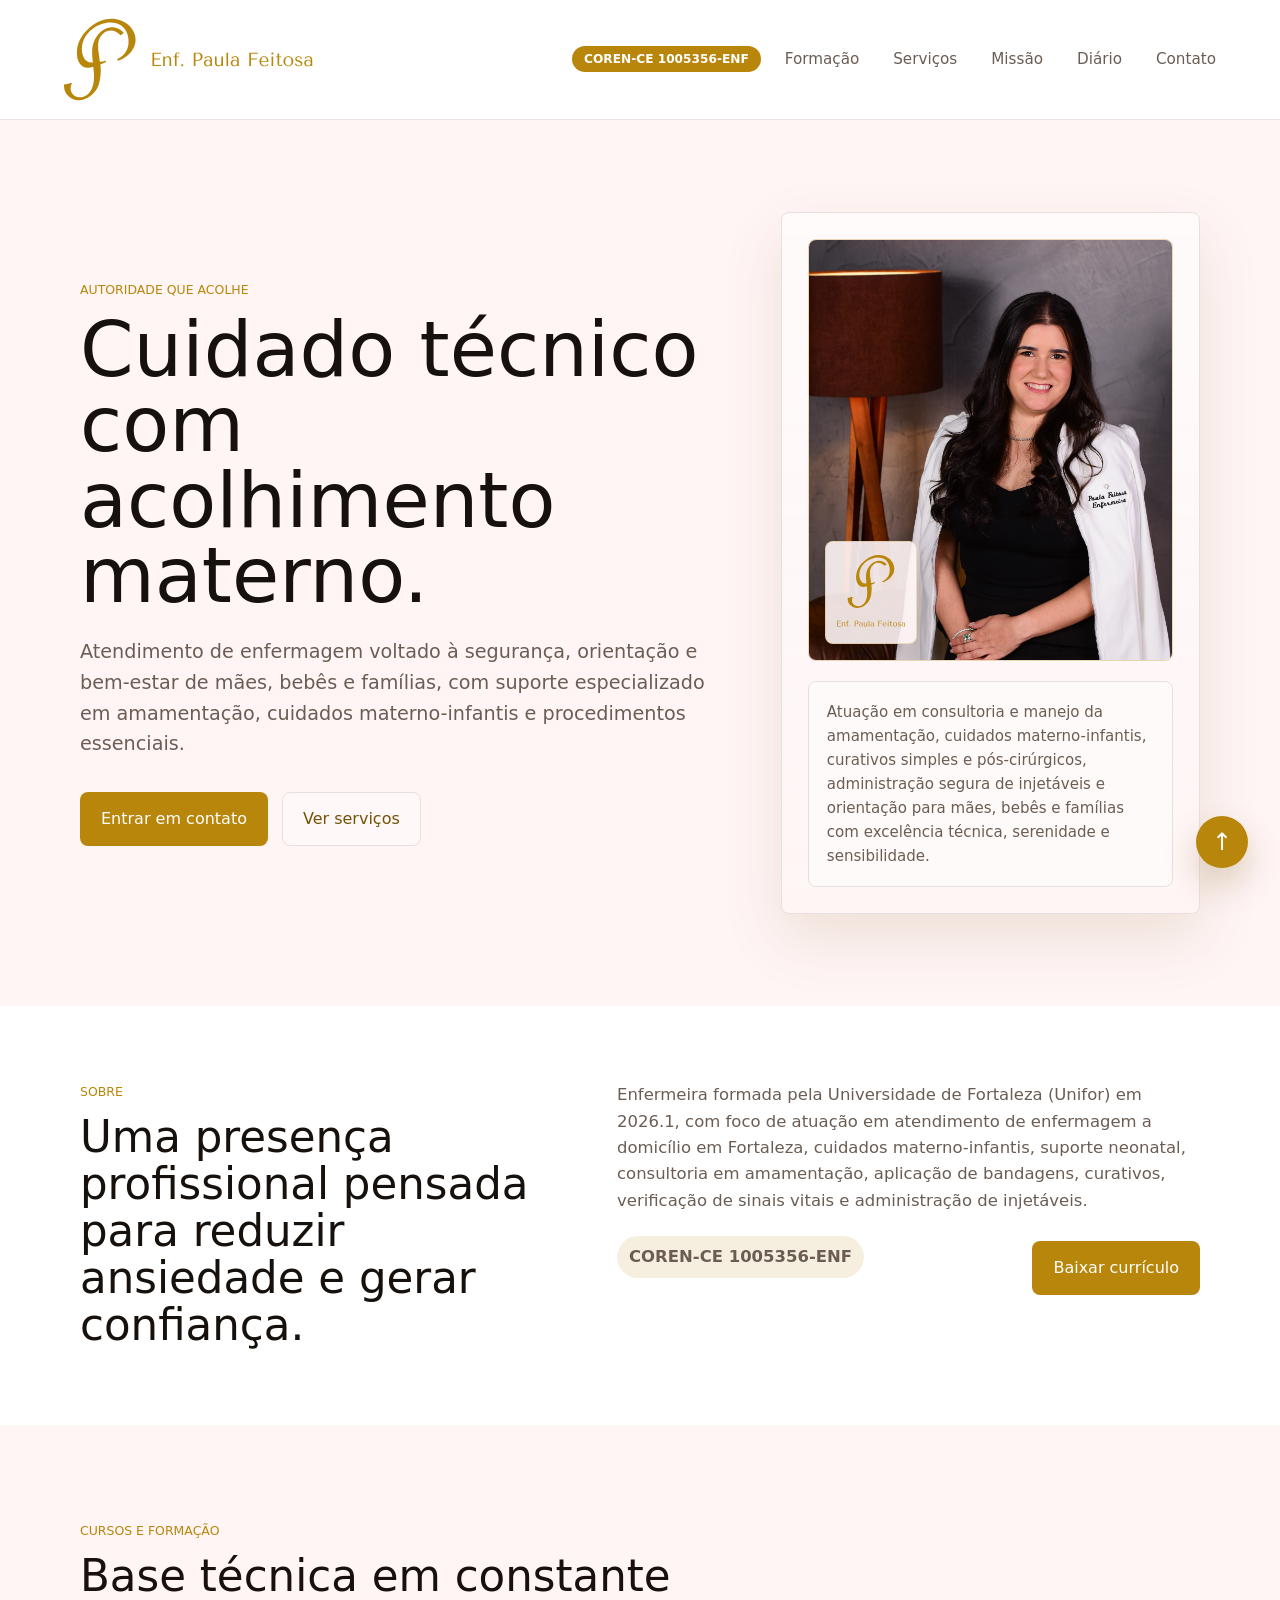
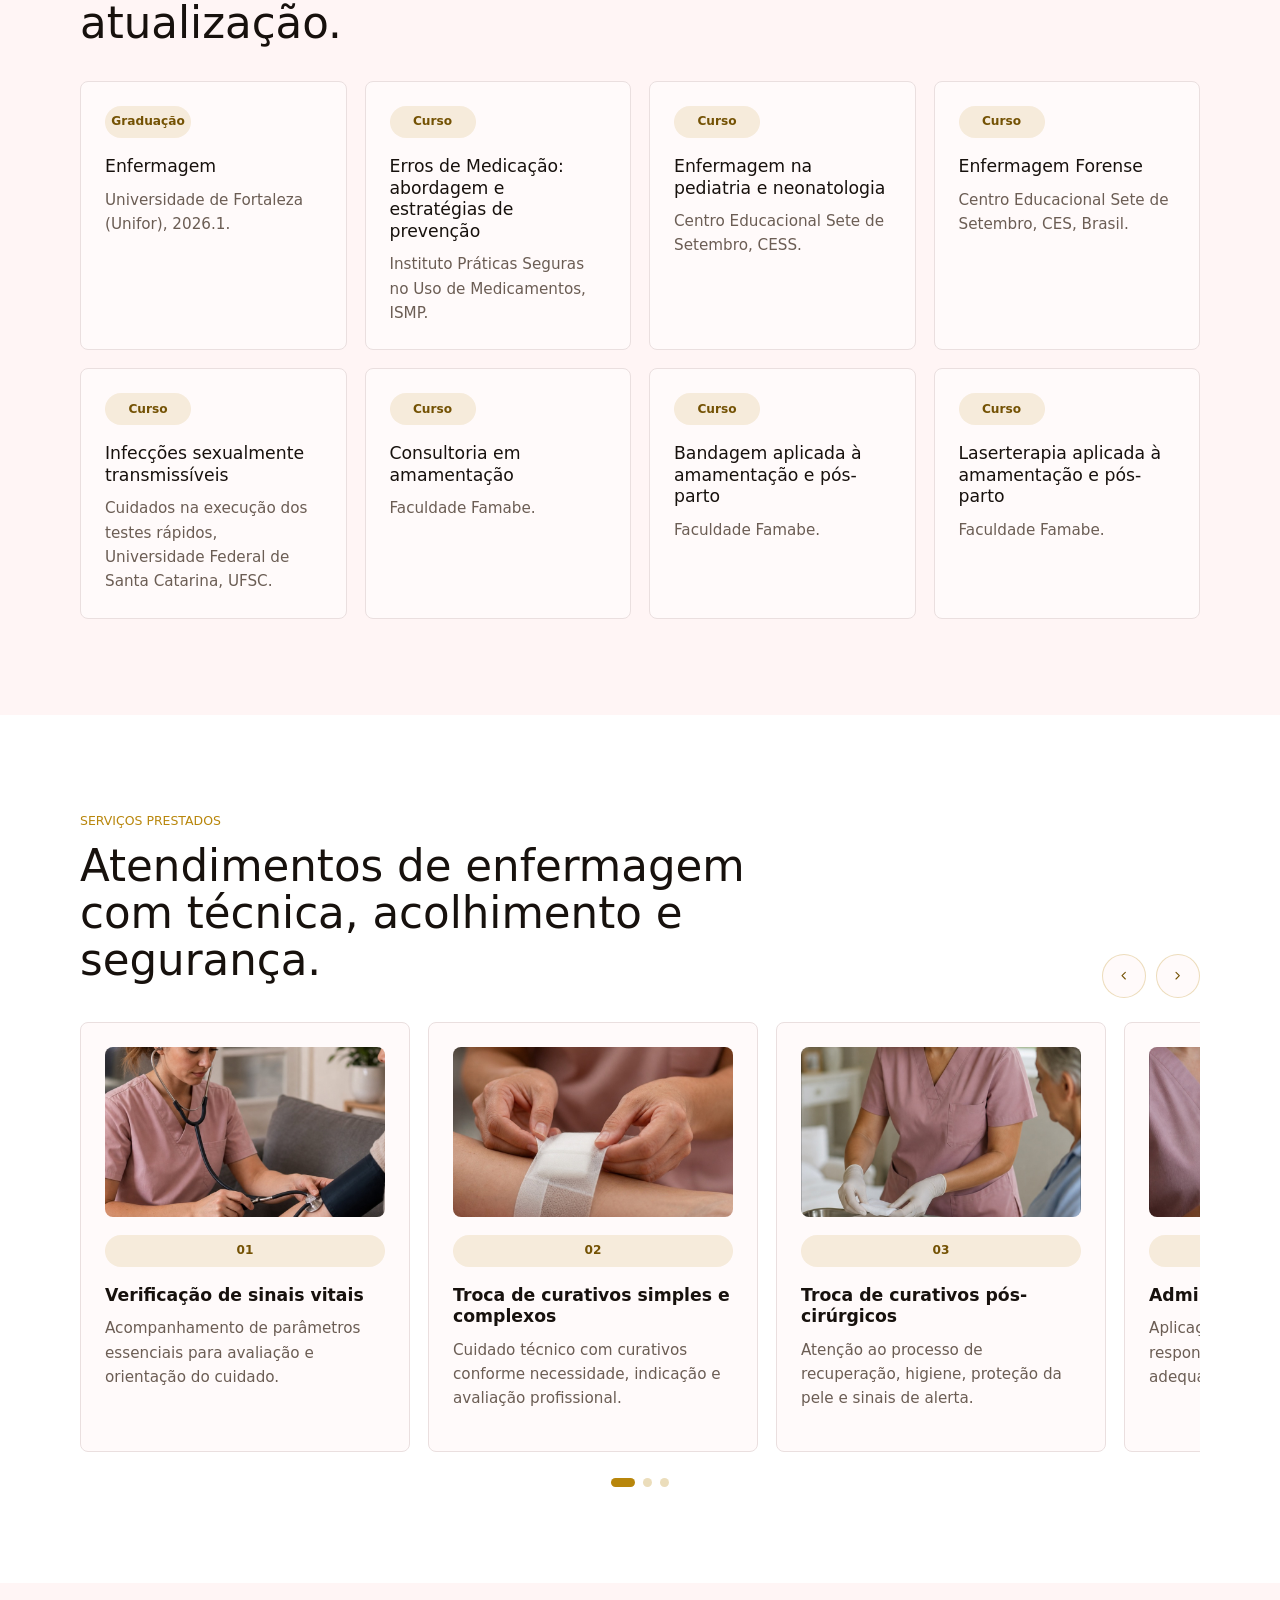
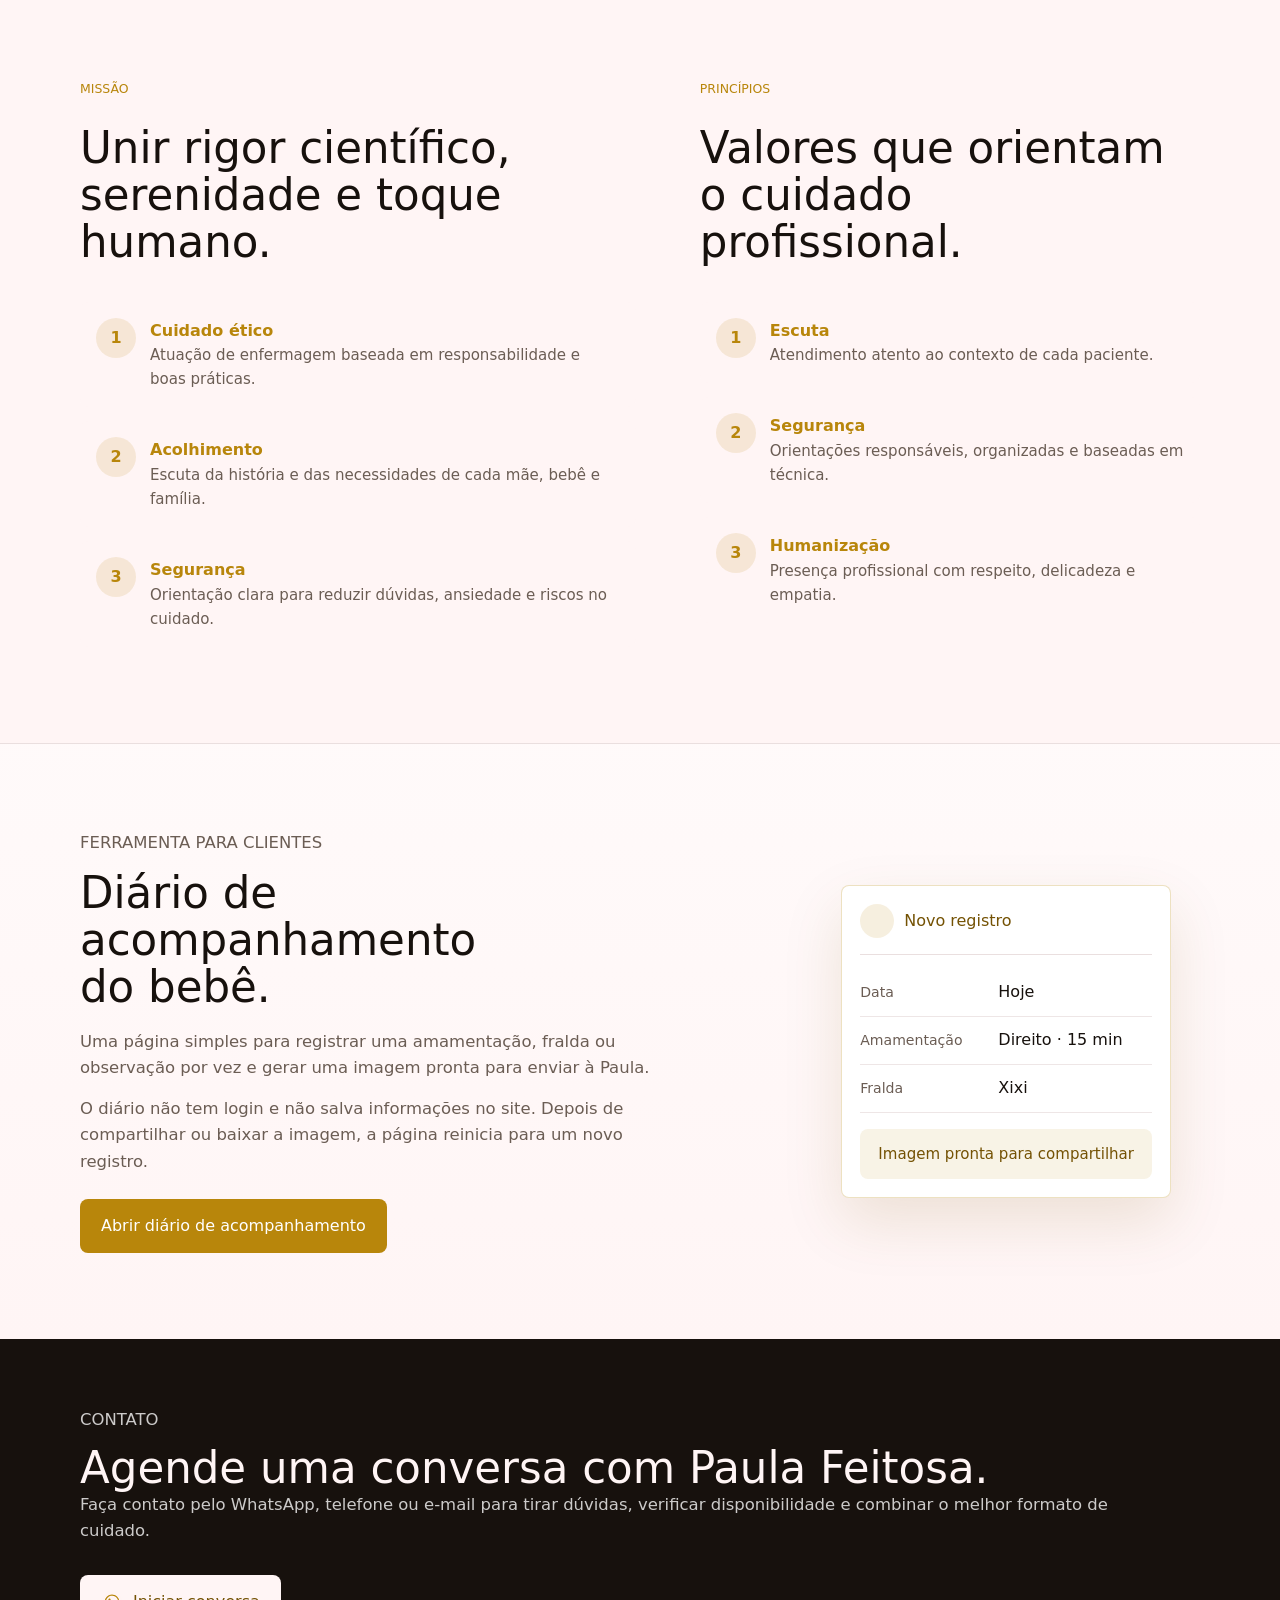
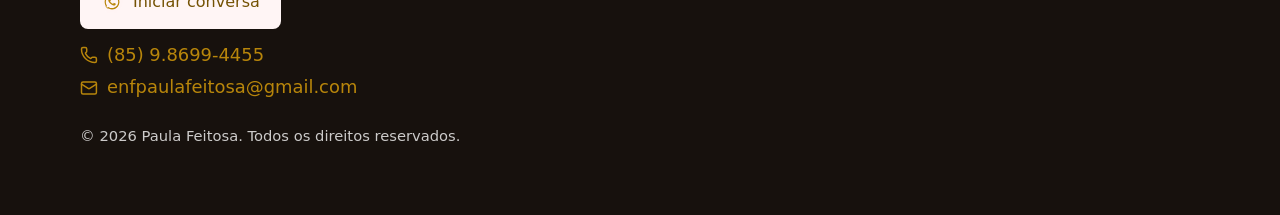
<file: index.html>
<!DOCTYPE html>
<html lang="pt-BR">
  <head>
    <meta charset="UTF-8" />
    <meta name="viewport" content="width=device-width, initial-scale=1.0" />
    <meta name="theme-color" content="#ffffff" />
    <meta name="apple-mobile-web-app-status-bar-style" content="default" />
    <meta name="referrer" content="strict-origin-when-cross-origin" />
    <meta
      http-equiv="Content-Security-Policy"
      content="default-src 'self'; base-uri 'self'; object-src 'none'; frame-src 'none'; form-action 'none'; img-src 'self' data:; font-src 'self' https://fonts.gstatic.com; style-src 'self' https://fonts.googleapis.com; script-src 'self' 'sha256-8FkhSslgAzNkmtnDCR/mBT04J98tsARn5JFC0hAGQ5k='; connect-src 'self'; upgrade-insecure-requests"
    />
    <title>Paula Feitosa | Enfermeira Neonatal e Atendimento a Domicílio em Fortaleza</title>
    <meta
      name="description"
      content="Enf. Paula Feitosa: enfermeira em Fortaleza com atendimento a domicílio, cuidados materno-infantis, enfermagem neonatal, consultoria em amamentação, curativos, sinais vitais e injetáveis."
    />
    <meta
      name="keywords"
      content="Paula Feitosa, Enf. Paula Feitosa, enfermeira Paula Feitosa, enfermeira neonatal, enfermeira a domicílio, enfermagem domiciliar, atendimento de enfermagem em Fortaleza, enfermeira em Fortaleza, enfermeira no Ceará, cuidados materno-infantis, consultoria em amamentação, aleitamento materno, curativos, injetáveis, sinais vitais, bandagem pós-parto"
    />
    <meta name="author" content="Paula Feitosa" />
    <meta name="robots" content="index, follow" />
    <meta property="og:title" content="Paula Feitosa | Enfermeira Neonatal e Atendimento a Domicílio" />
    <meta
      property="og:description"
      content="Atendimento de enfermagem em Fortaleza: cuidados materno-infantis, apoio neonatal, consultoria em amamentação, curativos, sinais vitais e injetáveis."
    />
    <meta property="og:type" content="website" />
    <meta property="og:locale" content="pt_BR" />
    <meta property="og:url" content="https://www.paulafeitosa.enf.br/" />
    <meta property="og:image" content="https://www.paulafeitosa.enf.br/assets/foto_paula.jpeg" />
    <meta name="twitter:title" content="Paula Feitosa | Enfermeira em Fortaleza" />
    <meta
      name="twitter:description"
      content="Enfermeira a domicílio, cuidados materno-infantis, enfermagem neonatal e consultoria em amamentação em Fortaleza."
    />
    <meta name="twitter:card" content="summary_large_image" />
    <link rel="canonical" href="https://www.paulafeitosa.enf.br/" />
    <link rel="icon" href="assets/monograma.svg" type="image/svg+xml" />
    <link rel="preconnect" href="https://fonts.googleapis.com" />
    <link rel="preconnect" href="https://fonts.gstatic.com" crossorigin />
    <link
      href="https://fonts.googleapis.com/css2?family=Tenor+Sans&display=swap"
      rel="stylesheet"
    />
    <link rel="stylesheet" href="styles.css" />
    <script type="application/ld+json">
      {
        "@context": "https://schema.org",
        "@graph": [
          {
            "@type": "Person",
            "@id": "https://www.paulafeitosa.enf.br/#paula-feitosa",
            "name": "Paula Feitosa",
            "alternateName": [
              "Enf. Paula Feitosa",
              "Enfermeira Paula Feitosa"
            ],
            "jobTitle": [
              "Enfermeira",
              "Enfermeira neonatal",
              "Enfermeira a domicílio"
            ],
            "identifier": {
              "@type": "PropertyValue",
              "propertyID": "COREN-CE",
              "value": "1005356-ENF"
            },
            "description": "Portfólio profissional da Enf. Paula Feitosa, enfermeira em Fortaleza com foco em cuidados materno-infantis, enfermagem neonatal, consultoria em amamentação, curativos, sinais vitais, injetáveis e atendimento de enfermagem a domicílio.",
            "knowsAbout": [
              "Enfermagem",
              "Enfermagem neonatal",
              "Enfermagem domiciliar",
              "Atendimento de enfermagem a domicílio",
              "Cuidados materno-infantis",
              "Consultoria em amamentação",
              "Curativos",
              "Administração de injetáveis",
              "Aleitamento materno",
              "Bandagem pré e pós-parto"
            ],
            "areaServed": [
              "Fortaleza",
              "Ceará"
            ],
            "url": "https://www.paulafeitosa.enf.br/"
          },
          {
            "@type": "ProfessionalService",
            "@id": "https://www.paulafeitosa.enf.br/#servicos-enfermagem",
            "name": "Serviços de enfermagem Paula Feitosa",
            "description": "Atendimento de enfermagem em Fortaleza com cuidados materno-infantis, enfermagem neonatal, consultoria em amamentação, curativos, sinais vitais, administração de injetáveis e orientação domiciliar.",
            "provider": {
              "@id": "https://www.paulafeitosa.enf.br/#paula-feitosa"
            },
            "areaServed": {
              "@type": "AdministrativeArea",
              "name": "Fortaleza, Ceará"
            },
            "serviceType": [
              "Enfermeira neonatal",
              "Enfermeira a domicílio",
              "Enfermagem domiciliar",
              "Consultoria em amamentação",
              "Cuidados materno-infantis",
              "Curativos",
              "Administração de injetáveis",
              "Verificação de sinais vitais"
            ],
            "url": "https://www.paulafeitosa.enf.br/#servicos"
          }
        ]
      }
    </script>
  </head>
  <body>
    <header class="site-header" id="topo">
      <a class="brand" href="#topo" aria-label="Ir para o início">
        <img
          class="brand-logo"
          src="assets/logo_horizontal.svg"
          alt="Enf. Paula Feitosa"
        />
      </a>

      <p class="header-register">
        COREN-CE 1005356-ENF
      </p>

      <button
        class="menu-toggle"
        type="button"
        aria-expanded="false"
        aria-controls="site-nav"
        aria-label="Abrir menu"
      >
        <span></span>
        <span></span>
        <span></span>
      </button>

      <nav class="site-nav" id="site-nav" aria-label="Navegação principal">
        <a href="#formacao">Formação</a>
        <a href="#servicos">Serviços</a>
        <a href="#missao">Missão</a>
        <a href="#diario">Diário</a>
        <a href="#contato">Contato</a>
        <span class="nav-register">COREN-CE 1005356-ENF</span>
      </nav>
    </header>

    <main>
      <section class="hero section-shell">
        <div class="hero-content">
          <p class="eyebrow">Autoridade que acolhe</p>
          <h1>Cuidado técnico com acolhimento materno.</h1>
          <p class="hero-copy">
            Atendimento de enfermagem voltado à segurança, orientação e
            bem-estar de mães, bebês e famílias, com suporte especializado em
            amamentação, cuidados materno-infantis e procedimentos essenciais.
          </p>
          <div class="hero-actions">
            <a
              class="button button-primary"
              href="https://wa.me/5585986994455?text=Ol%C3%A1%2C%20Paula!%20Vim%20pelo%20seu%20site%20e%20gostaria%20de%20mais%20informa%C3%A7%C3%B5es."
              target="_blank"
              rel="noopener noreferrer"
              referrerpolicy="strict-origin-when-cross-origin"
            >
              Entrar em contato
            </a>
            <a class="button button-secondary" href="#servicos">
              Ver serviços
            </a>
          </div>
        </div>

        <div class="hero-card" aria-label="Resumo profissional">
          <div class="profile-visual">
            <img
              class="profile-photo"
              src="assets/foto_paula.jpeg"
              alt="Retrato profissional da Enf. Paula Feitosa"
            />
            <img
              class="profile-logo-badge"
              src="assets/logo_vertical.svg"
              alt=""
              aria-hidden="true"
            />
          </div>
          <p class="hero-focus-copy">
            Atuação em consultoria e manejo da amamentação, cuidados
            materno-infantis, curativos simples e pós-cirúrgicos, administração
            segura de injetáveis e orientação para mães, bebês e famílias com
            excelência técnica, serenidade e sensibilidade.
          </p>
        </div>
      </section>

      <section class="intro-band">
        <div class="section-shell intro-grid">
          <div>
            <p class="eyebrow">Sobre</p>
            <h2>Uma presença profissional pensada para reduzir ansiedade e gerar confiança.</h2>
          </div>
          <div class="intro-copy">
            <p>
              Enfermeira formada pela Universidade de Fortaleza (Unifor) em
              2026.1, com foco de atuação em atendimento de enfermagem a
              domicílio em Fortaleza, cuidados materno-infantis, suporte
              neonatal, consultoria em amamentação, aplicação de bandagens,
              curativos, verificação de sinais vitais e administração de
              injetáveis.
            </p>
            <div class="intro-actions">
              <p class="professional-register">
                COREN-CE 1005356-ENF
              </p>
              <a
                class="button button-primary download-button"
                href="assets/curriculo-paula-feitosa.pdf"
                download
              >
                Baixar currículo
              </a>
            </div>
          </div>
        </div>
      </section>

      <section class="section-shell content-section" id="formacao">
        <div class="section-heading">
          <p class="eyebrow">Cursos e formação</p>
          <h2>Base técnica em constante atualização.</h2>
        </div>

        <div class="timeline">
          <article class="timeline-item">
            <span>Graduação</span>
            <h3>Enfermagem</h3>
            <p>Universidade de Fortaleza (Unifor), 2026.1.</p>
          </article>
          <article class="timeline-item">
            <span>Curso</span>
            <h3>Erros de Medicação: abordagem e estratégias de prevenção</h3>
            <p>Instituto Práticas Seguras no Uso de Medicamentos, ISMP.</p>
          </article>
          <article class="timeline-item">
            <span>Curso</span>
            <h3>Enfermagem na pediatria e neonatologia</h3>
            <p>Centro Educacional Sete de Setembro, CESS.</p>
          </article>
          <article class="timeline-item">
            <span>Curso</span>
            <h3>Enfermagem Forense</h3>
            <p>Centro Educacional Sete de Setembro, CES, Brasil.</p>
          </article>
          <article class="timeline-item">
            <span>Curso</span>
            <h3>Infecções sexualmente transmissíveis</h3>
            <p>Cuidados na execução dos testes rápidos, Universidade Federal de Santa Catarina, UFSC.</p>
          </article>
          <article class="timeline-item">
            <span>Curso</span>
            <h3>Consultoria em amamentação</h3>
            <p>Faculdade Famabe.</p>
          </article>
          <article class="timeline-item">
            <span>Curso</span>
            <h3>Bandagem aplicada à amamentação e pós-parto</h3>
            <p>Faculdade Famabe.</p>
          </article>
          <article class="timeline-item">
            <span>Curso</span>
            <h3>Laserterapia aplicada à amamentação e pós-parto</h3>
            <p>Faculdade Famabe.</p>
          </article>
        </div>
      </section>

      <section class="services-band" id="servicos">
        <div class="section-shell content-section">
          <div class="section-heading">
            <p class="eyebrow">Serviços prestados</p>
            <h2>Atendimentos de enfermagem com técnica, acolhimento e segurança.</h2>
          </div>

          <div
            class="services-carousel"
            role="region"
            aria-roledescription="carrossel"
            aria-label="Serviços prestados"
          >
            <div class="carousel-controls" aria-label="Controles do carrossel">
              <button
                class="carousel-button"
                type="button"
                data-carousel-prev
                aria-label="Ver serviços anteriores"
              >
                <svg
                  class="lucide-icon"
                  xmlns="http://www.w3.org/2000/svg"
                  width="24"
                  height="24"
                  viewBox="0 0 24 24"
                  fill="none"
                  stroke="currentColor"
                  stroke-width="2"
                  stroke-linecap="round"
                  stroke-linejoin="round"
                  aria-hidden="true"
                >
                  <path d="m15 18-6-6 6-6"></path>
                </svg>
              </button>
              <button
                class="carousel-button"
                type="button"
                data-carousel-next
                aria-label="Ver próximos serviços"
              >
                <svg
                  class="lucide-icon"
                  xmlns="http://www.w3.org/2000/svg"
                  width="24"
                  height="24"
                  viewBox="0 0 24 24"
                  fill="none"
                  stroke="currentColor"
                  stroke-width="2"
                  stroke-linecap="round"
                  stroke-linejoin="round"
                  aria-hidden="true"
                >
                  <path d="m9 18 6-6-6-6"></path>
                </svg>
              </button>
            </div>

            <div
              class="service-grid"
              data-services-track
              tabindex="0"
              role="list"
              aria-label="Lista de serviços"
            >
              <article class="service-card" role="listitem" aria-label="Verificação de sinais vitais">
                <img
                  class="service-image"
                  src="assets/services/sinais-vitais-foto.jpg"
                  alt="Ícone de verificação de sinais vitais"
                />
                <span class="service-icon">01</span>
                <h3>Verificação de sinais vitais</h3>
                <p>
                  Acompanhamento de parâmetros essenciais para avaliação e
                  orientação do cuidado.
                </p>
              </article>
              <article class="service-card" role="listitem" aria-label="Troca de curativos simples e complexos">
                <img
                  class="service-image"
                  src="assets/services/curativos-foto.jpg"
                  alt="Ícone de troca de curativos"
                />
                <span class="service-icon">02</span>
                <h3>Troca de curativos simples e complexos</h3>
                <p>
                  Cuidado técnico com curativos conforme necessidade, indicação
                  e avaliação profissional.
                </p>
              </article>
              <article class="service-card" role="listitem" aria-label="Troca de curativos pós-cirúrgicos">
                <img
                  class="service-image"
                  src="assets/services/curativos-pos-cirurgicos-foto.jpg"
                  alt="Ícone de troca de curativos pós-cirúrgicos"
                />
                <span class="service-icon">03</span>
                <h3>Troca de curativos pós-cirúrgicos</h3>
                <p>
                  Atenção ao processo de recuperação, higiene, proteção da pele
                  e sinais de alerta.
                </p>
              </article>
              <article class="service-card" role="listitem" aria-label="Administração de injetáveis">
                <img
                  class="service-image"
                  src="assets/services/injetaveis-foto.jpg"
                  alt="Ícone de administração de injetáveis"
                />
                <span class="service-icon">04</span>
                <h3>Administração de injetáveis</h3>
                <p>
                  Aplicação com técnica, responsabilidade e orientação adequada
                  para cada atendimento.
                </p>
              </article>
              <article class="service-card" role="listitem" aria-label="Aplicação de bandagem na amamentação">
                <img
                  class="service-image"
                  src="assets/services/bandagem-amamentacao-foto.jpg"
                  alt="Ícone de aplicação de bandagem na amamentação"
                />
                <span class="service-icon">05</span>
                <h3>Aplicação de bandagem na amamentação</h3>
                <p>
                  Suporte complementar para conforto, manejo e cuidado durante o
                  processo de amamentação.
                </p>
              </article>
              <article class="service-card" role="listitem" aria-label="Cuidados materno-infantis">
                <img
                  class="service-image"
                  src="assets/services/cuidados-materno-infantis-foto.jpg"
                  alt="Ícone de cuidados materno-infantis"
                />
                <span class="service-icon">06</span>
                <h3>Cuidados materno-infantis</h3>
                <p>
                  Orientação e acompanhamento para mães, bebês e famílias em
                  momentos importantes da rotina de cuidado.
                </p>
              </article>
              <article class="service-card" role="listitem" aria-label="Consultoria de amamentação">
                <img
                  class="service-image"
                  src="assets/services/consultoria-amamentacao-foto.jpg"
                  alt="Ícone de consultoria de amamentação"
                />
                <span class="service-icon">07</span>
                <h3>Consultoria de amamentação</h3>
                <p>
                  Apoio para pega, posicionamento, dúvidas frequentes e segurança
                  emocional no aleitamento materno.
                </p>
              </article>
              <article class="service-card" role="listitem" aria-label="Aplicação de bandagem pré e pós-parto">
                <img
                  class="service-image"
                  src="assets/services/bandagem-pre-pos-parto-foto.jpg"
                  alt="Ícone de aplicação de bandagem pré e pós-parto"
                />
                <span class="service-icon">08</span>
                <h3>Aplicação de bandagem pré e pós-parto</h3>
                <p>
                  Atendimento voltado ao suporte corporal e ao bem-estar no
                  período gestacional e pós-parto.
                </p>
              </article>
              <article class="service-card service-card-contact" role="listitem" aria-label="Contato para outros serviços">
                <h3>Não achou seu serviço?</h3>
                <p>
                  Entre em contato para tirar dúvidas e verificar como Paula
                  pode orientar o melhor formato de cuidado.
                </p>
                <a
                  class="button button-primary service-contact-button"
                  href="https://wa.me/5585986994455?text=Ol%C3%A1%2C%20Paula!%20Gostaria%20de%20tirar%20uma%20d%C3%BAvida%20sobre%20um%20servi%C3%A7o."
                  target="_blank"
                  rel="noopener noreferrer"
                  referrerpolicy="strict-origin-when-cross-origin"
                >
                  Entrar em contato
                </a>
              </article>
            </div>
            <div
              class="carousel-dots"
              data-carousel-dots
              aria-label="Selecionar serviço"
            ></div>
          </div>
        </div>
      </section>

      <section class="section-shell mission-section" id="missao">
        <div class="mission-copy">
          <p class="eyebrow">Missão</p>
          <h3>Unir rigor científico, serenidade e toque humano.</h3>
          <div class="principle-item">
            <span class="principle-number">1</span>
            <p>
              <strong>Cuidado ético</strong>
              <span>Atuação de enfermagem baseada em responsabilidade e boas práticas.</span>
            </p>
          </div>
          <div class="principle-item">
            <span class="principle-number">2</span>
            <p>
              <strong>Acolhimento</strong>
              <span>Escuta da história e das necessidades de cada mãe, bebê e família.</span>
            </p>
          </div>
          <div class="principle-item">
            <span class="principle-number">3</span>
            <p>
              <strong>Segurança</strong>
              <span>Orientação clara para reduzir dúvidas, ansiedade e riscos no cuidado.</span>
            </p>
          </div>
        </div>
        <div class="principles">
          <p class="eyebrow">Princípios</p>
          <h3>Valores que orientam<br />o cuidado<br />profissional.</h3>
          <div class="principle-item">
            <span class="principle-number">1</span>
            <p>
              <strong>Escuta</strong>
              <span>Atendimento atento ao contexto de cada paciente.</span>
            </p>
          </div>
          <div class="principle-item">
            <span class="principle-number">2</span>
            <p>
              <strong>Segurança</strong>
              <span>Orientações responsáveis, organizadas e baseadas em técnica.</span>
            </p>
          </div>
          <div class="principle-item">
            <span class="principle-number">3</span>
            <p>
              <strong>Humanização</strong>
              <span>Presença profissional com respeito, delicadeza e empatia.</span>
            </p>
          </div>
        </div>
      </section>

      <section class="diary-tool-section" id="diario">
        <div class="section-shell diary-tool-content">
          <div class="diary-tool-copy">
            <p class="eyebrow">Ferramenta para clientes</p>
            <h2>Diário de acompanhamento do bebê.</h2>
            <p>
              Uma página simples para registrar uma amamentação, fralda ou
              observação por vez e gerar uma imagem pronta para enviar à Paula.
            </p>
            <p>
              O diário não tem login e não salva informações no site. Depois de
              compartilhar ou baixar a imagem, a página reinicia para um novo
              registro.
            </p>
            <a class="button button-primary diary-tool-button" href="diario.html">
              Abrir diário de acompanhamento
            </a>
          </div>
          <div class="diary-tool-preview" aria-label="Resumo do fluxo do diário">
            <div class="diary-phone-frame">
              <div class="diary-mini-header">
                <span></span>
                <strong>Novo registro</strong>
              </div>
              <div class="diary-mini-row">
                <span>Data</span>
                <strong>Hoje</strong>
              </div>
              <div class="diary-mini-row">
                <span>Amamentação</span>
                <strong>Direito · 15 min</strong>
              </div>
              <div class="diary-mini-row">
                <span>Fralda</span>
                <strong>Xixi</strong>
              </div>
              <div class="diary-mini-note">
                Imagem pronta para compartilhar
              </div>
            </div>
          </div>
        </div>
      </section>

      <section class="contact-section" id="contato">
        <div class="section-shell contact-content">
          <div>
            <p class="eyebrow">Contato</p>
            <h2>Agende uma conversa com Paula Feitosa.</h2>
            <p>
              Faça contato pelo WhatsApp, telefone ou e-mail para tirar dúvidas,
              verificar disponibilidade e combinar o melhor formato de cuidado.
            </p>
            <a
              class="button button-light contact-whatsapp"
              href="https://wa.me/5585986994455?text=Ol%C3%A1%2C%20Paula!%20Gostaria%20de%20agendar%20um%20atendimento."
              target="_blank"
              rel="noopener noreferrer"
              referrerpolicy="strict-origin-when-cross-origin"
            >
              <img
                class="button-icon"
                src="assets/logo_whatsapp.svg"
                alt=""
                aria-hidden="true"
              />
              Iniciar conversa
            </a>
            <div class="contact-links" aria-label="Canais de contato">
              <a class="contact-link contact-phone" href="tel:+5585986994455">
                <svg
                  class="lucide-icon"
                  xmlns="http://www.w3.org/2000/svg"
                  width="24"
                  height="24"
                  viewBox="0 0 24 24"
                  fill="none"
                  stroke="currentColor"
                  stroke-width="2"
                  stroke-linecap="round"
                  stroke-linejoin="round"
                  aria-hidden="true"
                >
                  <path d="M13.832 16.568a1 1 0 0 0 1.213-.303l.355-.465A2 2 0 0 1 17 15h3a2 2 0 0 1 2 2v3a2 2 0 0 1-2 2A18 18 0 0 1 2 4a2 2 0 0 1 2-2h3a2 2 0 0 1 2 2v3a2 2 0 0 1-.8 1.6l-.468.351a1 1 0 0 0-.292 1.233 14 14 0 0 0 6.392 6.384"></path>
                </svg>
                (85) 9.8699-4455
              </a>
              <button
                class="contact-link contact-copy"
                type="button"
                data-copy-email="enfpaulafeitosa@gmail.com"
                aria-label="Copiar e-mail enfpaulafeitosa@gmail.com"
              >
                <svg
                  class="lucide-icon"
                  xmlns="http://www.w3.org/2000/svg"
                  width="24"
                  height="24"
                  viewBox="0 0 24 24"
                  fill="none"
                  stroke="currentColor"
                  stroke-width="2"
                  stroke-linecap="round"
                  stroke-linejoin="round"
                  aria-hidden="true"
                >
                  <rect width="20" height="16" x="2" y="4" rx="2"></rect>
                  <path d="m22 7-8.97 5.7a1.94 1.94 0 0 1-2.06 0L2 7"></path>
                </svg>
                <span class="copy-label">enfpaulafeitosa@gmail.com</span>
              </button>
            </div>
            <p class="contact-copyright">
              © 2026 Paula Feitosa. Todos os direitos reservados.
            </p>
          </div>
        </div>
      </section>
    </main>

    <a class="back-to-top-fab" href="#topo" data-scroll-top aria-label="Voltar ao topo">
      ↑
    </a>

    <script src="script.js"></script>
  </body>
</html>
</file>
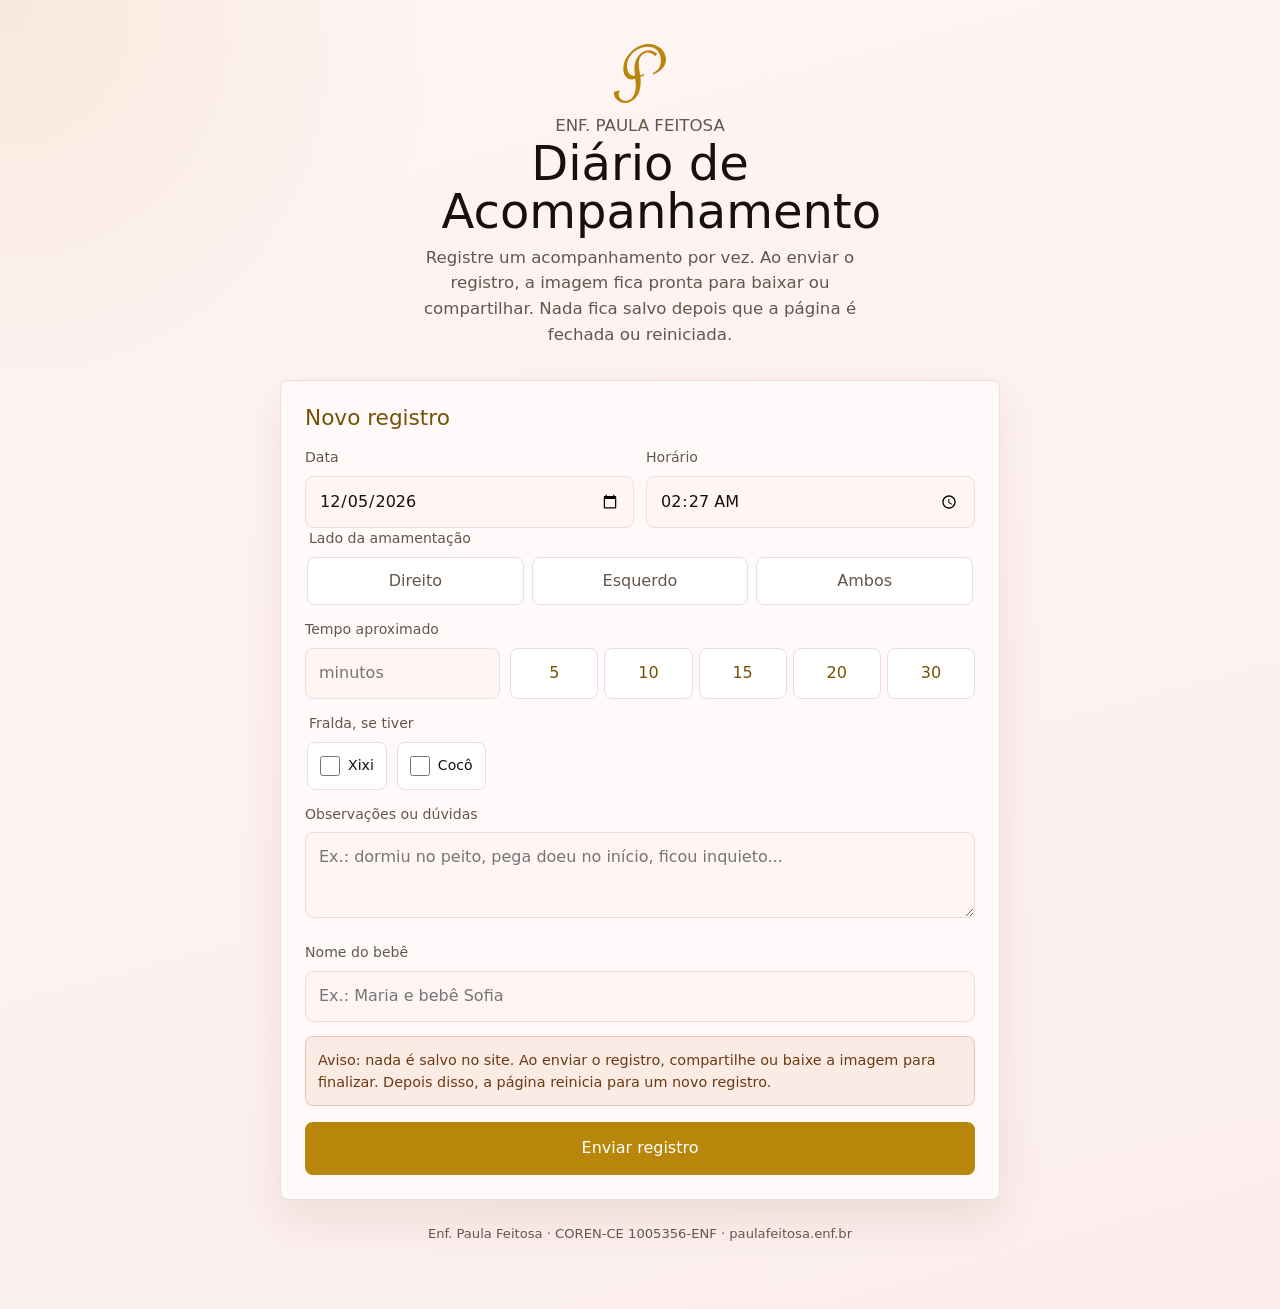
<file: diario.html>
<!DOCTYPE html>
<html lang="pt-BR">
  <head>
    <meta charset="UTF-8" />
    <meta name="viewport" content="width=device-width, initial-scale=1, viewport-fit=cover" />
    <meta name="theme-color" content="#fff5f5" />
    <meta name="apple-mobile-web-app-status-bar-style" content="default" />
    <meta name="referrer" content="strict-origin-when-cross-origin" />
    <meta
      http-equiv="Content-Security-Policy"
      content="default-src 'self'; base-uri 'self'; object-src 'none'; frame-src 'none'; form-action 'none'; img-src 'self' data: blob:; font-src 'self' https://fonts.gstatic.com; style-src 'self' https://fonts.googleapis.com; script-src 'self'; connect-src 'self'; upgrade-insecure-requests"
    />
    <title>Diário de Acompanhamento | Enf. Paula Feitosa</title>
    <meta
      name="description"
      content="Registre os acompanhamentos do bebê, gere uma imagem do diário e envie para a Enf. Paula Feitosa."
    />
    <meta name="robots" content="noindex, follow" />
    <meta property="og:title" content="Diário de Acompanhamento | Enf. Paula Feitosa" />
    <meta
      property="og:description"
      content="Ferramenta para registrar um acompanhamento do bebê por vez e compartilhar a imagem do diário."
    />
    <meta property="og:type" content="website" />
    <meta property="og:locale" content="pt_BR" />
    <meta property="og:url" content="https://www.paulafeitosa.enf.br/diario.html" />
    <meta property="og:image" content="https://www.paulafeitosa.enf.br/assets/logo_vertical.svg" />
    <link rel="canonical" href="https://www.paulafeitosa.enf.br/diario.html" />
    <link rel="icon" href="assets/monograma.svg" type="image/svg+xml" />
    <link rel="preconnect" href="https://fonts.googleapis.com" />
    <link rel="preconnect" href="https://fonts.gstatic.com" crossorigin />
    <link
      href="https://fonts.googleapis.com/css2?family=Tenor+Sans&display=swap"
      rel="stylesheet"
    />
    <link rel="stylesheet" href="diario.css" />
    <script src="diario.js" defer></script>
  </head>
  <body>
    <main class="diary-shell">
      <header class="diary-header">
        <img class="diary-mark" src="assets/monograma.svg" alt="Monograma Enf. Paula Feitosa" />
        <p class="diary-kicker">Enf. Paula Feitosa</p>
        <h1>Diário de Acompanhamento</h1>
        <p>
          Registre um acompanhamento por vez. Ao enviar o registro, a imagem
          fica pronta para baixar ou compartilhar. Nada fica salvo depois que a
          página é fechada ou reiniciada.
        </p>
      </header>

      <section class="diary-panel diary-form-panel" aria-labelledby="new-entry-title">
        <h2 id="new-entry-title">Novo registro</h2>

        <div class="diary-grid diary-grid-two">
          <div class="field">
            <label for="entry-date">Data</label>
            <input type="date" id="entry-date" autocomplete="off" />
          </div>
          <div class="field">
            <label for="entry-time">Horário</label>
            <input type="time" id="entry-time" autocomplete="off" />
          </div>
        </div>

        <fieldset class="field fieldset">
          <legend>Lado da amamentação</legend>
          <div class="segmented-control" role="group" aria-label="Lado da amamentação">
            <button type="button" class="side-option" data-side="Direito" aria-pressed="false">
              Direito
            </button>
            <button type="button" class="side-option" data-side="Esquerdo" aria-pressed="false">
              Esquerdo
            </button>
            <button type="button" class="side-option" data-side="Ambos" aria-pressed="false">
              Ambos
            </button>
          </div>
        </fieldset>

        <div class="field">
          <label for="entry-duration">Tempo aproximado</label>
          <div class="duration-row">
            <input
              type="number"
              id="entry-duration"
              min="1"
              max="120"
              inputmode="numeric"
              placeholder="minutos"
              autocomplete="off"
            />
            <div class="quick-minutes" aria-label="Tempo rápido">
              <button type="button" data-minutes="5">5</button>
              <button type="button" data-minutes="10">10</button>
              <button type="button" data-minutes="15">15</button>
              <button type="button" data-minutes="20">20</button>
              <button type="button" data-minutes="30">30</button>
            </div>
          </div>
        </div>

        <fieldset class="field fieldset">
          <legend>Fralda, se tiver</legend>
          <div class="checks">
            <label>
              <input type="checkbox" id="entry-pee" />
              <span>Xixi</span>
            </label>
            <label>
              <input type="checkbox" id="entry-poop" />
              <span>Cocô</span>
            </label>
          </div>
        </fieldset>

        <div class="field">
          <label for="entry-notes">Observações ou dúvidas</label>
          <textarea
            id="entry-notes"
            placeholder="Ex.: dormiu no peito, pega doeu no início, ficou inquieto..."
          ></textarea>
        </div>

        <div class="field image-name-field">
          <label for="image-name">Nome do bebê</label>
          <input
            type="text"
            id="image-name"
            maxlength="42"
            placeholder="Ex.: Maria e bebê Sofia"
            autocomplete="name"
          />
        </div>

        <p class="session-notice">
          Aviso: nada é salvo no site. Ao enviar o registro, compartilhe ou
          baixe a imagem para finalizar. Depois disso, a página reinicia para
          um novo registro.
        </p>

        <button type="button" class="button button-primary" id="add-entry">
          Enviar registro
        </button>
      </section>

      <footer class="diary-footer">
        Enf. Paula Feitosa · COREN-CE 1005356-ENF · paulafeitosa.enf.br
      </footer>
    </main>

    <div class="modal-backdrop" id="image-modal" hidden>
      <section
        class="image-modal"
        role="dialog"
        aria-modal="true"
        aria-labelledby="modal-title"
      >
        <button type="button" class="modal-close" id="close-modal" aria-label="Fechar">
          ×
        </button>
        <h2 id="modal-title">Imagem pronta</h2>
        <img id="modal-image" alt="Prévia da imagem gerada com o diário de acompanhamento" />
        <p class="modal-warning">
          Este diário não fica salvo no site. Compartilhe ou baixe agora para
          finalizar o registro. Em seguida, a página será reiniciada.
        </p>
        <div class="modal-actions">
          <button type="button" class="button button-primary" id="share-image">
            Compartilhar e finalizar
          </button>
          <button type="button" class="button button-secondary" id="download-image">
            Baixar e finalizar
          </button>
        </div>
        <p class="share-note">
          No celular, o botão compartilhar abre o menu do aparelho para escolher
          WhatsApp, arquivos ou outro app disponível. Depois de compartilhar ou
          baixar, um novo registro começa automaticamente.
        </p>
      </section>
    </div>

    <canvas id="diary-canvas" hidden></canvas>
  </body>
</html>
</file>
<file: styles.css>
:root {
  --color-ink: #17110d;
  --color-muted: #6b5d54;
  --color-soft: #fff5f5;
  --color-surface: #fffafa;
  --color-primary: #b8860b;
  --color-primary-dark: #745204;
  --color-secondary: #17110d;
  --color-line: #eadfdf;
  --shadow: 0 24px 60px rgba(116, 82, 4, 0.13);
  --radius: 8px;
}

* {
  box-sizing: border-box;
}

html {
  scroll-behavior: smooth;
  background: var(--color-ink);
}

body {
  margin: 0;
  font-family: "Tenor Sans", ui-sans-serif, system-ui, -apple-system, BlinkMacSystemFont, "Segoe UI", sans-serif;
  color: var(--color-ink);
  background: var(--color-ink);
  line-height: 1.6;
}

main {
  background: var(--color-soft);
}

a {
  color: inherit;
  text-decoration: none;
}

p,
h1,
h2,
h3 {
  margin-top: 0;
}

.site-header {
  position: sticky;
  top: 0;
  z-index: 20;
  display: flex;
  align-items: center;
  justify-content: space-between;
  gap: 24px;
  min-height: 78px;
  padding: 14px clamp(20px, 5vw, 72px);
  background: #ffffff;
  border-bottom: 1px solid rgba(234, 223, 223, 0.86);
  backdrop-filter: blur(16px);
}

.brand {
  display: inline-flex;
  align-items: center;
  gap: 12px;
  min-width: 220px;
}

.brand-logo {
  width: clamp(180px, 22vw, 250px);
  height: auto;
  object-fit: contain;
}

.header-register {
  margin: 0 0 0 auto;
  padding: 7px 12px;
  border-radius: 999px;
  color: #ffffff;
  background: var(--color-primary);
  font-size: 0.76rem;
  font-weight: 700;
  line-height: 1;
  white-space: nowrap;
}

.brand-mark {
  display: inline-flex;
  align-items: center;
  justify-content: center;
  width: 54px;
  height: 48px;
  color: var(--color-primary);
  font-size: 1.55rem;
  font-weight: 400;
  line-height: 1;
  border: 2px solid var(--color-primary);
  border-right: 0;
  border-bottom: 0;
  border-radius: 26px 0 0 0;
}

.brand strong,
.brand small {
  display: block;
}

.brand strong {
  color: var(--color-primary);
  font-size: 1rem;
  font-weight: 400;
  line-height: 1.2;
}

.brand small {
  color: var(--color-muted);
  font-size: 0.82rem;
}

.site-nav {
  display: flex;
  align-items: center;
  gap: clamp(18px, 3vw, 34px);
  color: var(--color-muted);
  font-size: 0.95rem;
  font-weight: 400;
}

.site-nav a {
  padding: 10px 0;
}

.site-nav a:hover,
.site-nav a:focus-visible {
  color: var(--color-primary);
}

.nav-register {
  display: none;
  width: fit-content;
  padding: 7px 10px;
  border-radius: 999px;
  color: #ffffff;
  background: var(--color-primary);
  font-size: 0.72rem;
  font-weight: 700;
  line-height: 1;
  white-space: nowrap;
}

.menu-toggle {
  display: none;
  align-items: center;
  justify-content: center;
  flex-direction: column;
  gap: 4px;
  width: 44px;
  height: 44px;
  padding: 0;
  border: 0;
  border-radius: 0;
  color: var(--color-primary);
  background: transparent;
  cursor: pointer;
  transition: color 180ms ease, transform 180ms ease;
}

.menu-toggle span {
  display: block;
  width: 18px;
  height: 2px;
  margin: 0;
  border-radius: 999px;
  background: currentColor;
  transition: transform 180ms ease, opacity 180ms ease;
}

.menu-toggle:hover,
.menu-toggle:focus-visible,
.menu-toggle[aria-expanded="true"] {
  color: #ffffff;
  background: var(--color-primary);
}

.menu-toggle[aria-expanded="true"] span:nth-child(1) {
  transform: translateY(6px) rotate(45deg);
}

.menu-toggle[aria-expanded="true"] span:nth-child(2) {
  opacity: 0;
}

.menu-toggle[aria-expanded="true"] span:nth-child(3) {
  transform: translateY(-6px) rotate(-45deg);
}

.section-shell {
  width: min(1120px, calc(100% - 40px));
  margin: 0 auto;
}

section[id] {
  scroll-margin-top: 88px;
}

.hero {
  display: grid;
  grid-template-columns: minmax(0, 1.08fr) minmax(300px, 0.72fr);
  gap: clamp(32px, 6vw, 72px);
  align-items: center;
  min-height: calc(100svh - 78px);
  padding: clamp(56px, 8vw, 92px) 0;
}

.eyebrow {
  margin-bottom: 12px;
  color: var(--color-primary);
  font-size: 0.78rem;
  font-weight: 400;
  letter-spacing: 0;
  text-transform: uppercase;
}

.hero h1 {
  max-width: 760px;
  margin-bottom: 24px;
  font-size: clamp(2.45rem, 6vw, 5.7rem);
  font-weight: 400;
  line-height: 0.98;
}

.hero-copy {
  max-width: 650px;
  margin-bottom: 32px;
  color: var(--color-muted);
  font-size: clamp(1rem, 2vw, 1.2rem);
}

.hero-actions {
  display: flex;
  flex-wrap: wrap;
  gap: 14px;
}

.button {
  display: inline-flex;
  align-items: center;
  justify-content: center;
  gap: 10px;
  min-height: 50px;
  padding: 13px 20px;
  border: 1px solid transparent;
  border-radius: var(--radius);
  font-weight: 400;
  transition: transform 180ms ease, box-shadow 180ms ease, background 180ms ease;
}

.button-icon {
  width: 22px;
  height: 22px;
  flex: 0 0 auto;
  padding: 3px;
  border-radius: 50%;
  background: rgba(255, 245, 245, 0.94);
}

.button:hover,
.button:focus-visible {
  transform: translateY(-2px);
}

.button-primary {
  color: #ffffff;
  background: var(--color-primary);
}

.button-primary:hover,
.button-primary:focus-visible {
  background: var(--color-primary-dark);
}

.button-secondary {
  color: var(--color-primary-dark);
  border-color: var(--color-line);
  background: rgba(255, 250, 250, 0.72);
}

.button-secondary:hover,
.button-secondary:focus-visible {
  color: #ffffff;
  border-color: var(--color-primary);
  background: var(--color-primary);
}

.button-light {
  color: var(--color-primary-dark);
  background: var(--color-soft);
}

.hero-card {
  position: relative;
  padding: 26px;
  border: 1px solid var(--color-line);
  border-radius: var(--radius);
  background:
    linear-gradient(180deg, rgba(255, 250, 250, 0.92), rgba(255, 245, 245, 0.98)),
    var(--color-surface);
  box-shadow: var(--shadow);
}

.profile-visual {
  position: relative;
  display: block;
  overflow: hidden;
  min-height: 340px;
  margin-bottom: 20px;
  border-radius: var(--radius);
  background: var(--color-soft);
  border: 1px solid rgba(184, 134, 11, 0.28);
}

.profile-photo {
  display: block;
  width: 100%;
  height: 420px;
  object-fit: cover;
  object-position: 56% 24%;
}

.profile-logo-badge {
  position: absolute;
  left: 16px;
  bottom: 16px;
  width: 92px;
  height: auto;
  padding: 10px;
  border: 1px solid rgba(184, 134, 11, 0.22);
  border-radius: var(--radius);
  background: rgba(255, 245, 245, 0.9);
  box-shadow: 0 12px 30px rgba(23, 17, 13, 0.14);
}

.profile-initials {
  display: flex;
  align-items: center;
  justify-content: center;
  width: min(190px, 54vw);
  aspect-ratio: 1;
  color: var(--color-primary);
  font-size: clamp(4.5rem, 11vw, 8rem);
  font-weight: 400;
  line-height: 0.9;
  border: 10px solid var(--color-primary);
  border-right: 0;
  border-bottom: 0;
  border-radius: 50% 0 0 0;
}

.principle-item {
  display: grid;
  grid-template-columns: 40px 1fr;
  gap: 14px;
  align-items: start;
  padding: 16px;
  border-radius: var(--radius);
  background: var(--color-soft);
}

.principle-number {
  display: inline-flex;
  align-items: center;
  justify-content: center;
  width: 40px;
  height: 40px;
  border-radius: 50%;
  color: var(--color-primary);
  background: rgba(184, 134, 11, 0.13);
  font-size: 1rem;
  font-weight: 700;
  line-height: 1;
  text-align: center;
}

.principle-item p {
  margin: 0;
}

.principle-item strong,
.principle-item p span {
  display: block;
}

.principle-item strong {
  color: var(--color-primary);
  font-size: 1rem;
}

.principle-item p span,
.hero-card p {
  color: var(--color-muted);
  font-size: 0.94rem;
}

.hero-focus-copy {
  padding: 18px;
  border: 1px solid var(--color-line);
  border-radius: var(--radius);
  background: var(--color-surface);
}

.hero-card p {
  margin-bottom: 0;
}

.intro-band,
.services-band {
  background: #ffffff;
}

.intro-grid {
  display: grid;
  grid-template-columns: 0.9fr 1.1fr;
  gap: clamp(24px, 5vw, 60px);
  align-items: start;
  padding: clamp(42px, 7vw, 76px) 0;
}

.intro-grid h2,
.section-heading h2,
.mission-copy h3,
.principles h3,
.contact-content h2 {
  margin-bottom: 0;
  font-size: clamp(1.8rem, 3.4vw, 3rem);
  font-weight: 400;
  line-height: 1.08;
}

.intro-copy p,
.contact-content p {
  color: var(--color-muted);
  font-size: 1.03rem;
}

.intro-copy p {
  margin-bottom: 22px;
}

.intro-actions {
  display: flex;
  align-items: center;
  justify-content: space-between;
  gap: 16px;
  width: 100%;
  margin-top: 18px;
}

.professional-register {
  display: inline-flex;
  width: fit-content;
  padding: 8px 12px;
  border-radius: 999px;
  color: var(--color-primary-dark);
  background: rgba(184, 134, 11, 0.13);
  font-size: 0.86rem;
  font-weight: 700;
  letter-spacing: 0;
}

.download-button {
  width: fit-content;
}

.content-section {
  padding: clamp(56px, 8vw, 96px) 0;
}

.section-heading {
  max-width: 760px;
  margin-bottom: 34px;
}

.timeline {
  display: grid;
  gap: 18px;
}

.timeline {
  grid-template-columns: repeat(auto-fit, minmax(230px, 1fr));
}

.services-carousel {
  position: relative;
}

.carousel-controls {
  display: flex;
  align-items: center;
  justify-content: flex-end;
  gap: 10px;
  margin-top: -64px;
  margin-bottom: 22px;
}

.carousel-button {
  display: inline-flex;
  align-items: center;
  justify-content: center;
  width: 44px;
  height: 44px;
  padding: 0;
  border: 1px solid rgba(184, 134, 11, 0.26);
  border-radius: 50%;
  color: var(--color-primary-dark);
  background: var(--color-surface);
  cursor: pointer;
  transition: transform 180ms ease, background 180ms ease, color 180ms ease;
}

.carousel-button:hover,
.carousel-button:focus-visible {
  transform: translateY(-2px);
  color: #ffffff;
  background: var(--color-primary);
}

.carousel-button:disabled {
  opacity: 0.42;
  cursor: not-allowed;
}

.carousel-button:disabled:hover {
  transform: none;
  color: var(--color-primary-dark);
  background: var(--color-surface);
}

.service-grid {
  display: flex;
  gap: 18px;
  overflow-x: auto;
  padding: 2px 2px 16px;
  scroll-behavior: smooth;
  scroll-snap-type: x mandatory;
  scrollbar-width: thin;
  scrollbar-color: rgba(184, 134, 11, 0.44) transparent;
}

.service-grid:focus-visible {
  outline: 2px solid rgba(184, 134, 11, 0.5);
  outline-offset: 6px;
}

.timeline-item,
.service-card {
  padding: 24px;
  border: 1px solid var(--color-line);
  border-radius: var(--radius);
  background: var(--color-surface);
}

.service-card {
  display: flex;
  flex-direction: column;
  flex: 0 0 clamp(260px, 28vw, 330px);
  min-height: 430px;
  scroll-snap-align: start;
  transition: border-color 180ms ease, transform 180ms ease;
}

.service-card:hover {
  border-color: rgba(184, 134, 11, 0.42);
  transform: translateY(-2px);
}

.service-image {
  display: block;
  width: 100%;
  height: 170px;
  margin-bottom: 18px;
  border-radius: var(--radius);
  object-fit: cover;
}

.service-contact-button {
  width: fit-content;
  margin-top: auto;
}

.service-card-contact {
  justify-content: center;
}

.service-card-contact .service-contact-button {
  margin-top: 24px;
}

.carousel-dots {
  display: flex;
  justify-content: center;
  gap: 8px;
  margin-top: 10px;
}

.carousel-dot {
  width: 9px;
  height: 9px;
  padding: 0;
  border: 0;
  border-radius: 50%;
  background: rgba(184, 134, 11, 0.28);
  cursor: pointer;
}

.carousel-dot[aria-current="true"] {
  width: 24px;
  border-radius: 999px;
  background: var(--color-primary);
}

.carousel-dot:focus-visible {
  outline: 2px solid var(--color-primary-dark);
  outline-offset: 3px;
}

.timeline-item span,
.service-icon {
  display: inline-flex;
  align-items: center;
  justify-content: center;
  min-height: 32px;
  margin-bottom: 18px;
  border-radius: 999px;
  color: var(--color-primary-dark);
  background: rgba(184, 134, 11, 0.13);
  font-size: 0.76rem;
  font-weight: 700;
}

.timeline-item span {
  min-width: 86px;
  padding-inline: 4px;
}

.service-icon {
  min-width: 42px;
}

.timeline-item h3,
.service-card h3 {
  margin-bottom: 10px;
  font-size: 1.08rem;
  font-weight: 400;
  line-height: 1.25;
}

.service-card h3 {
  font-weight: 700;
}

.timeline-item p,
.service-card p {
  margin-bottom: 0;
  color: var(--color-muted);
  font-size: 0.95rem;
}

.mission-section {
  display: grid;
  grid-template-columns: 1fr 0.9fr;
  gap: clamp(24px, 5vw, 70px);
  align-items: start;
  padding: clamp(56px, 8vw, 96px) 0;
}

.mission-copy,
.principles {
  display: grid;
  gap: 14px;
}

.mission-copy h3,
.principles h3 {
  margin-bottom: 22px;
  color: var(--color-ink);
}

.diary-tool-section {
  background:
    linear-gradient(180deg, rgba(255, 250, 250, 0.96), rgba(255, 245, 245, 0.98)),
    var(--color-soft);
  border-top: 1px solid var(--color-line);
}

.diary-tool-content {
  display: grid;
  grid-template-columns: minmax(0, 1fr) minmax(280px, 0.58fr);
  gap: clamp(24px, 5vw, 64px);
  align-items: center;
  padding: clamp(48px, 8vw, 86px) 0;
}

.diary-tool-copy h2 {
  max-width: 12ch;
  margin-bottom: 18px;
  font-size: clamp(1.8rem, 3.4vw, 3rem);
  font-weight: 400;
  line-height: 1.08;
}

.diary-tool-copy p {
  max-width: 58ch;
  margin-bottom: 14px;
  color: var(--color-muted);
  font-size: 1.03rem;
}

.diary-tool-button {
  margin-top: 10px;
}

.diary-tool-preview {
  display: flex;
  justify-content: center;
}

.diary-phone-frame {
  width: min(100%, 330px);
  padding: 18px;
  border: 1px solid rgba(184, 134, 11, 0.25);
  border-radius: var(--radius);
  background: #ffffff;
  box-shadow: var(--shadow);
}

.diary-mini-header {
  display: flex;
  align-items: center;
  gap: 10px;
  padding-bottom: 16px;
  margin-bottom: 14px;
  border-bottom: 1px solid var(--color-line);
  color: var(--color-primary-dark);
}

.diary-mini-header span {
  width: 34px;
  height: 34px;
  border-radius: 50%;
  background: rgba(184, 134, 11, 0.13);
}

.diary-mini-header strong,
.diary-mini-row strong {
  font-weight: 400;
}

.diary-mini-row {
  display: grid;
  grid-template-columns: 0.82fr 1fr;
  gap: 12px;
  align-items: center;
  min-height: 48px;
  padding: 10px 0;
  border-bottom: 1px solid rgba(234, 223, 223, 0.78);
}

.diary-mini-row span {
  color: var(--color-muted);
  font-size: 0.88rem;
}

.diary-mini-note {
  margin-top: 16px;
  padding: 13px;
  border-radius: var(--radius);
  color: var(--color-primary-dark);
  background: rgba(184, 134, 11, 0.1);
  font-size: 0.94rem;
  text-align: center;
}

.contact-section {
  color: var(--color-soft);
  background: var(--color-ink);
}

.contact-content {
  display: grid;
  grid-template-columns: 1fr auto;
  gap: 24px;
  align-items: center;
  padding: clamp(42px, 7vw, 68px) 0 calc(clamp(42px, 7vw, 68px) + env(safe-area-inset-bottom, 0px));
}

.contact-content .eyebrow,
.contact-content p {
  color: rgba(255, 255, 255, 0.78);
}

.contact-links {
  display: flex;
  flex-direction: column;
  align-items: flex-start;
  gap: 12px 22px;
  margin-top: 16px;
}

.contact-whatsapp {
  margin-top: 14px;
}

.contact-link {
  display: inline-flex;
  align-items: center;
  gap: 9px;
  padding: 0;
  border: 0;
  color: var(--color-primary);
  background: transparent;
  font: inherit;
  font-size: clamp(0.98rem, 1.5vw, 1.12rem);
  line-height: 1.15;
  cursor: pointer;
}

.contact-link:hover,
.contact-link:focus-visible {
  color: var(--color-soft);
}

.lucide-icon {
  width: 1em;
  height: 1em;
  flex: 0 0 auto;
}

.contact-content .contact-copyright {
  margin-top: 26px;
  margin-bottom: 0;
  font-size: 0.92rem;
}

.back-to-top-fab {
  position: fixed;
  right: clamp(18px, 3vw, 32px);
  bottom: clamp(18px, 3vw, 32px);
  z-index: 30;
  display: inline-flex;
  align-items: center;
  justify-content: center;
  width: 52px;
  height: 52px;
  border: 1px solid rgba(184, 134, 11, 0.42);
  border-radius: 50%;
  color: #ffffff;
  background: var(--color-primary);
  box-shadow: 0 16px 34px rgba(116, 82, 4, 0.24);
  font-size: 1.5rem;
  line-height: 1;
  transition: transform 180ms ease, background 180ms ease;
}

.back-to-top-fab:hover,
.back-to-top-fab:focus-visible {
  transform: translateY(-3px);
  background: var(--color-primary-dark);
}

@media (max-width: 980px) {
  .site-header {
    gap: 14px;
  }

  .brand {
    min-width: 0;
  }

  .brand-logo {
    width: clamp(150px, 32vw, 210px);
  }

  .hero,
  .intro-grid,
  .mission-section,
  .diary-tool-content,
  .contact-content {
    grid-template-columns: 1fr;
  }

  .hero {
    min-height: auto;
  }

  .timeline {
    grid-template-columns: repeat(2, 1fr);
  }

  .carousel-controls {
    margin-top: 0;
    justify-content: space-between;
  }

  .contact-content .button {
    justify-self: start;
  }

  .diary-tool-preview {
    justify-content: flex-start;
  }
}

@media (max-width: 720px) {
  .site-header {
    gap: 10px;
    min-height: 68px;
    padding-inline: 16px;
  }

  .brand-logo {
    width: clamp(132px, 44vw, 170px);
  }

  .header-register {
    display: none;
  }

  .menu-toggle {
    display: inline-flex;
  }

  .site-nav {
    position: absolute;
    top: 100%;
    right: 20px;
    left: 20px;
    display: none;
    flex-direction: column;
    align-items: stretch;
    gap: 0;
    padding: 8px;
    border: 1px solid var(--color-line);
    border-radius: var(--radius);
    background: #ffffff;
    box-shadow: var(--shadow);
  }

  .site-nav.is-open {
    display: flex;
  }

  .site-nav a {
    padding: 14px;
    border-radius: var(--radius);
  }

  .site-nav a:hover,
  .site-nav a:focus-visible {
    background: var(--color-soft);
  }

  .nav-register {
    display: inline-flex;
    margin: 8px 6px 6px;
  }

  .section-shell {
    width: min(100% - 32px, 1120px);
  }

  .hero-actions {
    display: grid;
    grid-template-columns: 1fr;
  }

  .hero-actions .button {
    width: 100%;
    min-height: 52px;
  }

  .diary-tool-button {
    width: 100%;
    min-height: 52px;
  }

  .diary-phone-frame {
    width: 100%;
  }

  .intro-actions {
    align-items: flex-start;
    flex-direction: column;
  }

  .intro-actions .professional-register {
    display: none;
  }

  .hero h1 {
    font-size: clamp(2.25rem, 12vw, 3.8rem);
  }

  .profile-visual {
    min-height: 260px;
  }

  .profile-photo {
    height: 340px;
  }

  .profile-logo-badge {
    width: 78px;
  }

  .timeline {
    grid-template-columns: 1fr;
  }

  .services-carousel {
    overflow: visible;
  }

  .service-grid {
    display: grid;
    grid-template-columns: 1fr;
    gap: 18px;
    overflow: visible;
    padding: 0;
    scroll-snap-type: none;
  }

  .service-card {
    flex-basis: auto;
    min-height: auto;
    scroll-snap-align: none;
  }

  .service-image {
    height: 220px;
  }

  .carousel-controls {
    display: none;
  }

  .carousel-dots {
    display: none;
  }
}
</file>
<file: diario.css>
:root {
  --color-ink: #17110d;
  --color-muted: #65564c;
  --color-soft: #fff5f5;
  --color-blush: #fbeded;
  --color-surface: #fffafa;
  --color-primary: #b8860b;
  --color-primary-dark: #745204;
  --color-line: #eadfdf;
  --shadow: 0 18px 42px rgba(116, 82, 4, 0.11);
  --radius: 8px;
  --tap: 48px;
}

* {
  box-sizing: border-box;
}

html {
  min-width: 320px;
  background: var(--color-soft);
  -webkit-text-size-adjust: 100%;
}

body {
  min-width: 320px;
  min-height: 100svh;
  margin: 0;
  color: var(--color-ink);
  background:
    radial-gradient(circle at top left, rgba(184, 134, 11, 0.11), transparent 28rem),
    linear-gradient(165deg, var(--color-soft) 0%, var(--color-blush) 100%);
  font-family: "Tenor Sans", ui-sans-serif, system-ui, -apple-system, BlinkMacSystemFont, "Segoe UI", sans-serif;
  font-size: 16px;
  line-height: 1.55;
}

body.modal-open {
  overflow: hidden;
}

button,
input,
textarea {
  font: inherit;
}

button {
  -webkit-tap-highlight-color: transparent;
}

button:focus-visible,
input:focus-visible,
textarea:focus-visible {
  outline: 2px solid var(--color-primary);
  outline-offset: 3px;
}

.diary-shell {
  width: min(720px, calc(100% - 28px));
  margin: 0 auto;
  padding: calc(20px + env(safe-area-inset-top)) 0 calc(44px + env(safe-area-inset-bottom));
}

.diary-header {
  padding: 10px 0 18px;
  text-align: center;
}

.diary-mark {
  display: block;
  width: 52px;
  height: auto;
  margin: 0 auto 10px;
}

.diary-kicker {
  margin: 0 0 4px;
  color: var(--color-primary-dark);
  font-size: 0.78rem;
  text-transform: uppercase;
}

.diary-header h1 {
  max-width: 13ch;
  margin: 0 auto 10px;
  font-size: clamp(2rem, 8vw, 3rem);
  font-weight: 400;
  line-height: 1;
}

.diary-header p {
  max-width: 44ch;
  margin: 0 auto;
  color: var(--color-muted);
  font-size: clamp(0.95rem, 3.7vw, 1.04rem);
}

.diary-panel {
  margin-top: 14px;
  padding: clamp(16px, 4vw, 24px);
  border: 1px solid var(--color-line);
  border-radius: var(--radius);
  background: rgba(255, 250, 250, 0.94);
  box-shadow: var(--shadow);
}

.diary-panel h2 {
  margin: 0 0 16px;
  color: var(--color-primary-dark);
  font-size: clamp(1.16rem, 4.8vw, 1.35rem);
  font-weight: 400;
  line-height: 1.2;
}

.diary-grid {
  display: grid;
  gap: 12px;
}

.diary-grid-two {
  grid-template-columns: repeat(2, minmax(0, 1fr));
}

.field {
  margin-top: 14px;
}

.field:first-child,
.diary-grid + .field,
.diary-grid .field {
  margin-top: 0;
}

label,
legend {
  display: block;
  margin: 0 0 7px;
  color: var(--color-muted);
  font-size: 0.88rem;
}

.fieldset {
  min-width: 0;
  padding: 0;
  border: 0;
}

input[type="date"],
input[type="time"],
input[type="number"],
input[type="text"],
textarea {
  width: 100%;
  min-height: var(--tap);
  padding: 12px 13px;
  border: 1px solid var(--color-line);
  border-radius: var(--radius);
  color: var(--color-ink);
  background: var(--color-soft);
}

textarea {
  min-height: 86px;
  resize: vertical;
}

.segmented-control {
  display: grid;
  grid-template-columns: repeat(3, minmax(0, 1fr));
  gap: 8px;
}

.side-option,
.quick-minutes button {
  min-height: var(--tap);
  border: 1px solid var(--color-line);
  border-radius: var(--radius);
  color: var(--color-muted);
  background: #ffffff;
  cursor: pointer;
}

.side-option {
  padding: 10px 8px;
}

.side-option[aria-pressed="true"] {
  color: #ffffff;
  border-color: var(--color-primary);
  background: var(--color-primary);
}

.duration-row {
  display: grid;
  grid-template-columns: minmax(92px, 0.42fr) minmax(0, 1fr);
  gap: 10px;
}

.quick-minutes {
  display: grid;
  grid-template-columns: repeat(5, minmax(0, 1fr));
  gap: 6px;
}

.quick-minutes button {
  padding: 0;
  color: var(--color-primary-dark);
}

.checks {
  display: flex;
  flex-wrap: wrap;
  gap: 10px;
}

.checks label {
  display: inline-flex;
  align-items: center;
  min-height: var(--tap);
  margin: 0;
  padding: 8px 12px;
  border: 1px solid var(--color-line);
  border-radius: var(--radius);
  color: var(--color-ink);
  background: #ffffff;
  cursor: pointer;
}

.checks input {
  width: 20px;
  height: 20px;
  margin: 0 8px 0 0;
  accent-color: var(--color-primary);
}

.button {
  display: inline-flex;
  align-items: center;
  justify-content: center;
  width: 100%;
  min-height: 52px;
  margin-top: 16px;
  padding: 13px 16px;
  border: 1px solid transparent;
  border-radius: var(--radius);
  color: var(--color-ink);
  background: #ffffff;
  cursor: pointer;
}

.button-primary {
  color: #ffffff;
  background: var(--color-primary);
}

.button-primary:hover,
.button-primary:focus-visible {
  background: var(--color-primary-dark);
}

.button-secondary {
  color: var(--color-primary-dark);
  border-color: var(--color-primary);
  background: #ffffff;
}

.button:disabled {
  cursor: not-allowed;
  opacity: 0.48;
}

.session-notice,
.modal-warning,
.share-note {
  margin: 14px 0 0;
  color: var(--color-muted);
  font-size: 0.9rem;
}

.session-notice {
  padding: 12px;
  border: 1px solid rgba(155, 67, 9, 0.22);
  border-radius: var(--radius);
  color: #6f390e;
  background: rgba(184, 86, 11, 0.08);
}

.image-name-field {
  margin-top: 16px;
}

.modal-backdrop {
  position: fixed;
  inset: 0;
  z-index: 40;
  display: grid;
  place-items: center;
  padding: calc(14px + env(safe-area-inset-top)) 12px calc(14px + env(safe-area-inset-bottom));
  background: rgba(23, 17, 13, 0.42);
}

.modal-backdrop[hidden] {
  display: none;
}

.image-modal {
  position: relative;
  width: min(520px, 100%);
  max-height: min(780px, calc(100svh - 28px - env(safe-area-inset-top) - env(safe-area-inset-bottom)));
  padding: 18px;
  overflow: auto;
  border: 1px solid var(--color-line);
  border-radius: var(--radius);
  background: var(--color-surface);
  box-shadow: 0 30px 80px rgba(23, 17, 13, 0.26);
}

.image-modal::before {
  content: none;
}

.image-modal h2 {
  margin: 0 48px 14px 0;
  color: var(--color-primary-dark);
  font-size: 1.24rem;
  font-weight: 400;
  line-height: 1.2;
}

.modal-close {
  position: absolute;
  top: 12px;
  right: 12px;
  display: inline-flex;
  align-items: center;
  justify-content: center;
  width: 42px;
  height: 42px;
  padding: 0;
  border: 0;
  border-radius: var(--radius);
  color: #9b4309;
  background: rgba(184, 86, 11, 0.1);
  cursor: pointer;
}

.image-modal img {
  display: block;
  width: 100%;
  height: auto;
  margin-top: 4px;
  border: 1px solid var(--color-line);
  border-radius: var(--radius);
  background: var(--color-soft);
}

.modal-actions {
  display: grid;
  grid-template-columns: repeat(2, minmax(0, 1fr));
  gap: 10px;
  margin-top: 12px;
}

.modal-warning {
  padding: 12px;
  border: 1px solid rgba(184, 134, 11, 0.24);
  border-radius: var(--radius);
  color: var(--color-primary-dark);
  background: rgba(184, 134, 11, 0.09);
}

.modal-actions .button {
  margin-top: 0;
}

.share-note {
  text-align: center;
}

.diary-footer {
  margin-top: 24px;
  color: var(--color-muted);
  font-size: 0.82rem;
  text-align: center;
}

@media (max-width: 820px) {
  .modal-backdrop {
    align-items: end;
    justify-items: center;
    place-items: end center;
    padding: calc(16px + env(safe-area-inset-top)) 0 0;
    background: rgba(23, 17, 13, 0.48);
  }

  .image-modal {
    width: 100%;
    max-height: calc(88svh - env(safe-area-inset-top));
    padding: 26px 14px calc(14px + env(safe-area-inset-bottom));
    border-right: 0;
    border-bottom: 0;
    border-left: 0;
    border-radius: var(--radius) var(--radius) 0 0;
    box-shadow: 0 -18px 48px rgba(23, 17, 13, 0.2);
  }

  .image-modal::before {
    content: "";
    position: absolute;
    top: 9px;
    left: 50%;
    width: 44px;
    height: 4px;
    border-radius: 999px;
    background: rgba(101, 86, 76, 0.36);
    transform: translateX(-50%);
  }

  .image-modal h2 {
    margin-right: 44px;
  }

  .modal-close {
    top: 14px;
    right: 10px;
  }

  .image-modal img {
    max-height: 38svh;
    object-fit: contain;
  }

  .modal-actions {
    position: sticky;
    bottom: calc(-14px - env(safe-area-inset-bottom));
    z-index: 1;
    padding: 10px 0 calc(14px + env(safe-area-inset-bottom));
    margin-right: -1px;
    margin-bottom: calc(-14px - env(safe-area-inset-bottom));
    background: linear-gradient(180deg, rgba(255, 250, 250, 0.84), var(--color-surface) 22%);
  }

  .share-note {
    padding-bottom: 4px;
    text-align: left;
  }
}

@media (max-width: 480px) {
  .diary-shell {
    width: min(100% - 20px, 720px);
  }

  .diary-grid-two,
  .duration-row,
  .modal-actions {
    grid-template-columns: 1fr;
  }

  .quick-minutes {
    grid-template-columns: repeat(5, minmax(42px, 1fr));
  }
}

@media (max-width: 360px) {
  .diary-shell {
    width: min(100% - 16px, 720px);
  }

  .diary-panel {
    padding: 14px;
  }

  .segmented-control {
    grid-template-columns: 1fr;
  }

  .quick-minutes {
    grid-template-columns: repeat(3, minmax(0, 1fr));
  }
}

@media (min-width: 760px) {
  .diary-shell {
    padding-top: 34px;
    padding-bottom: 64px;
  }
}
</file>
